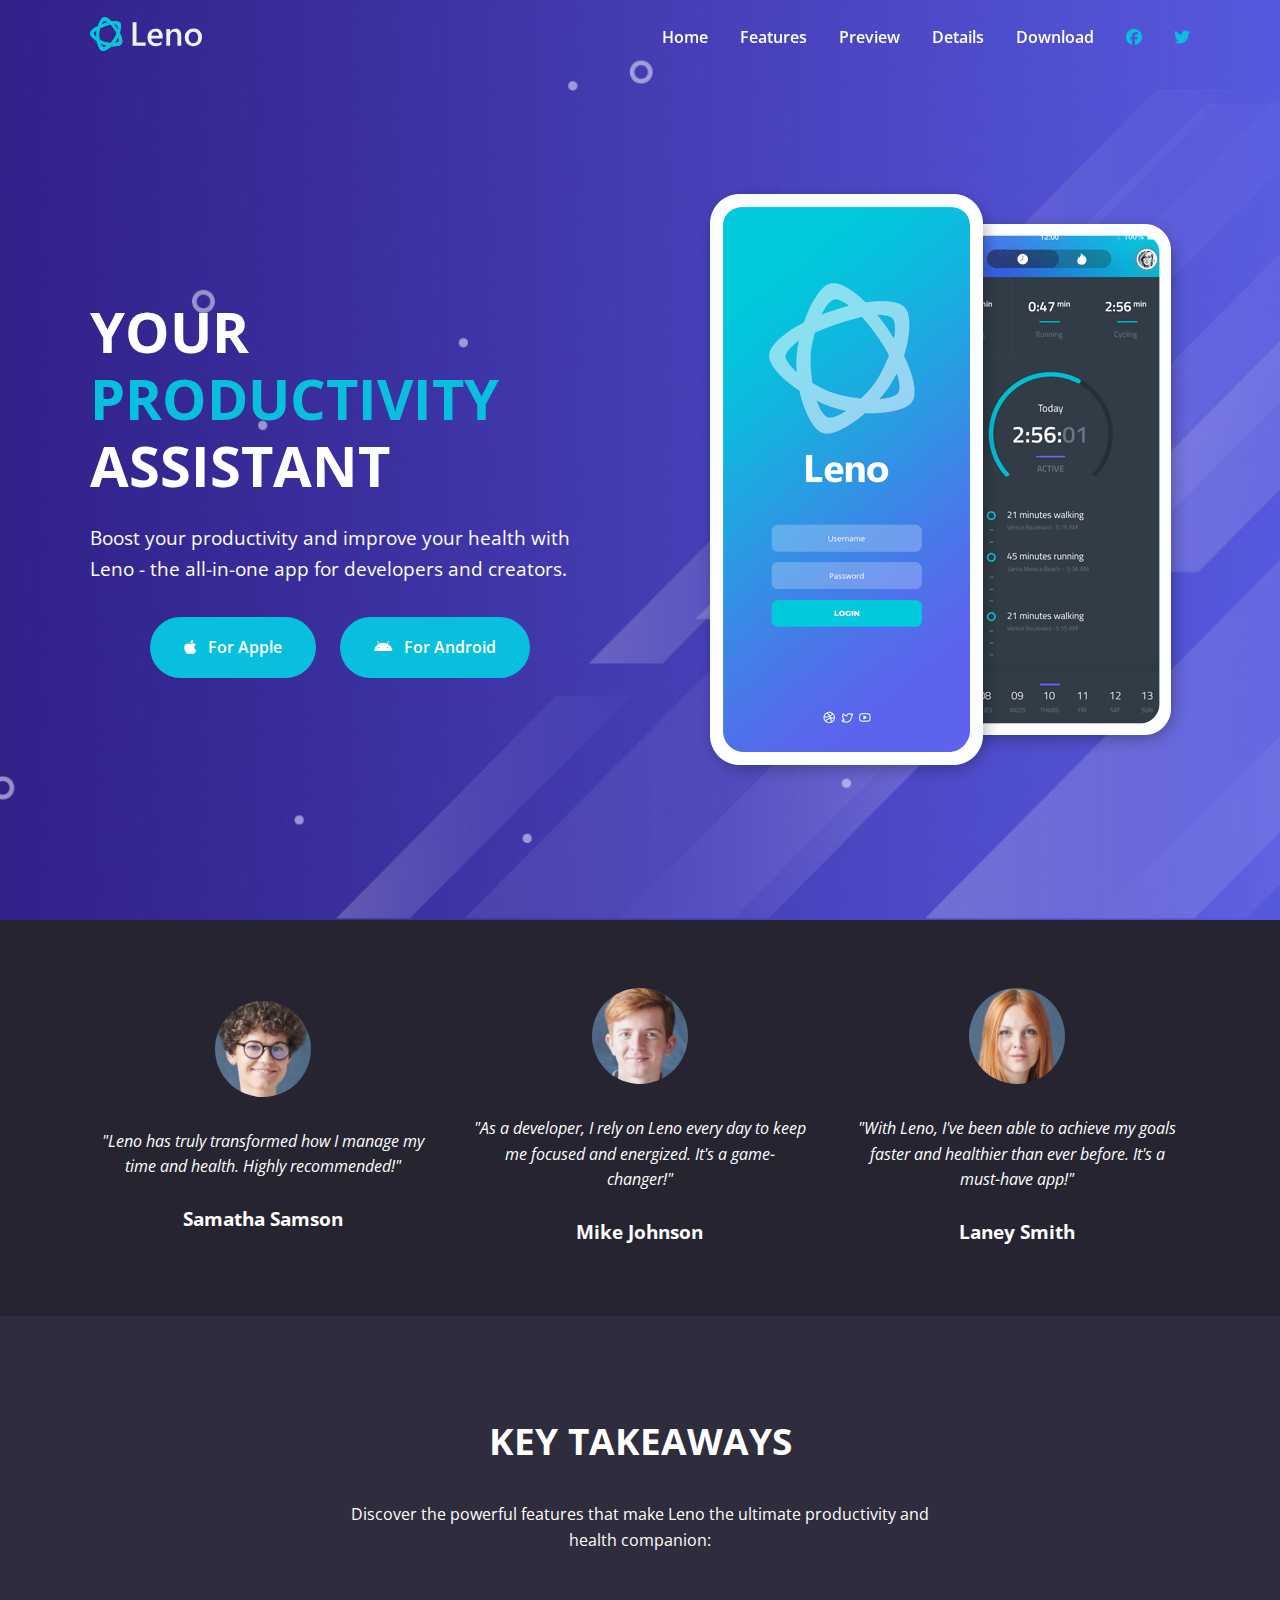
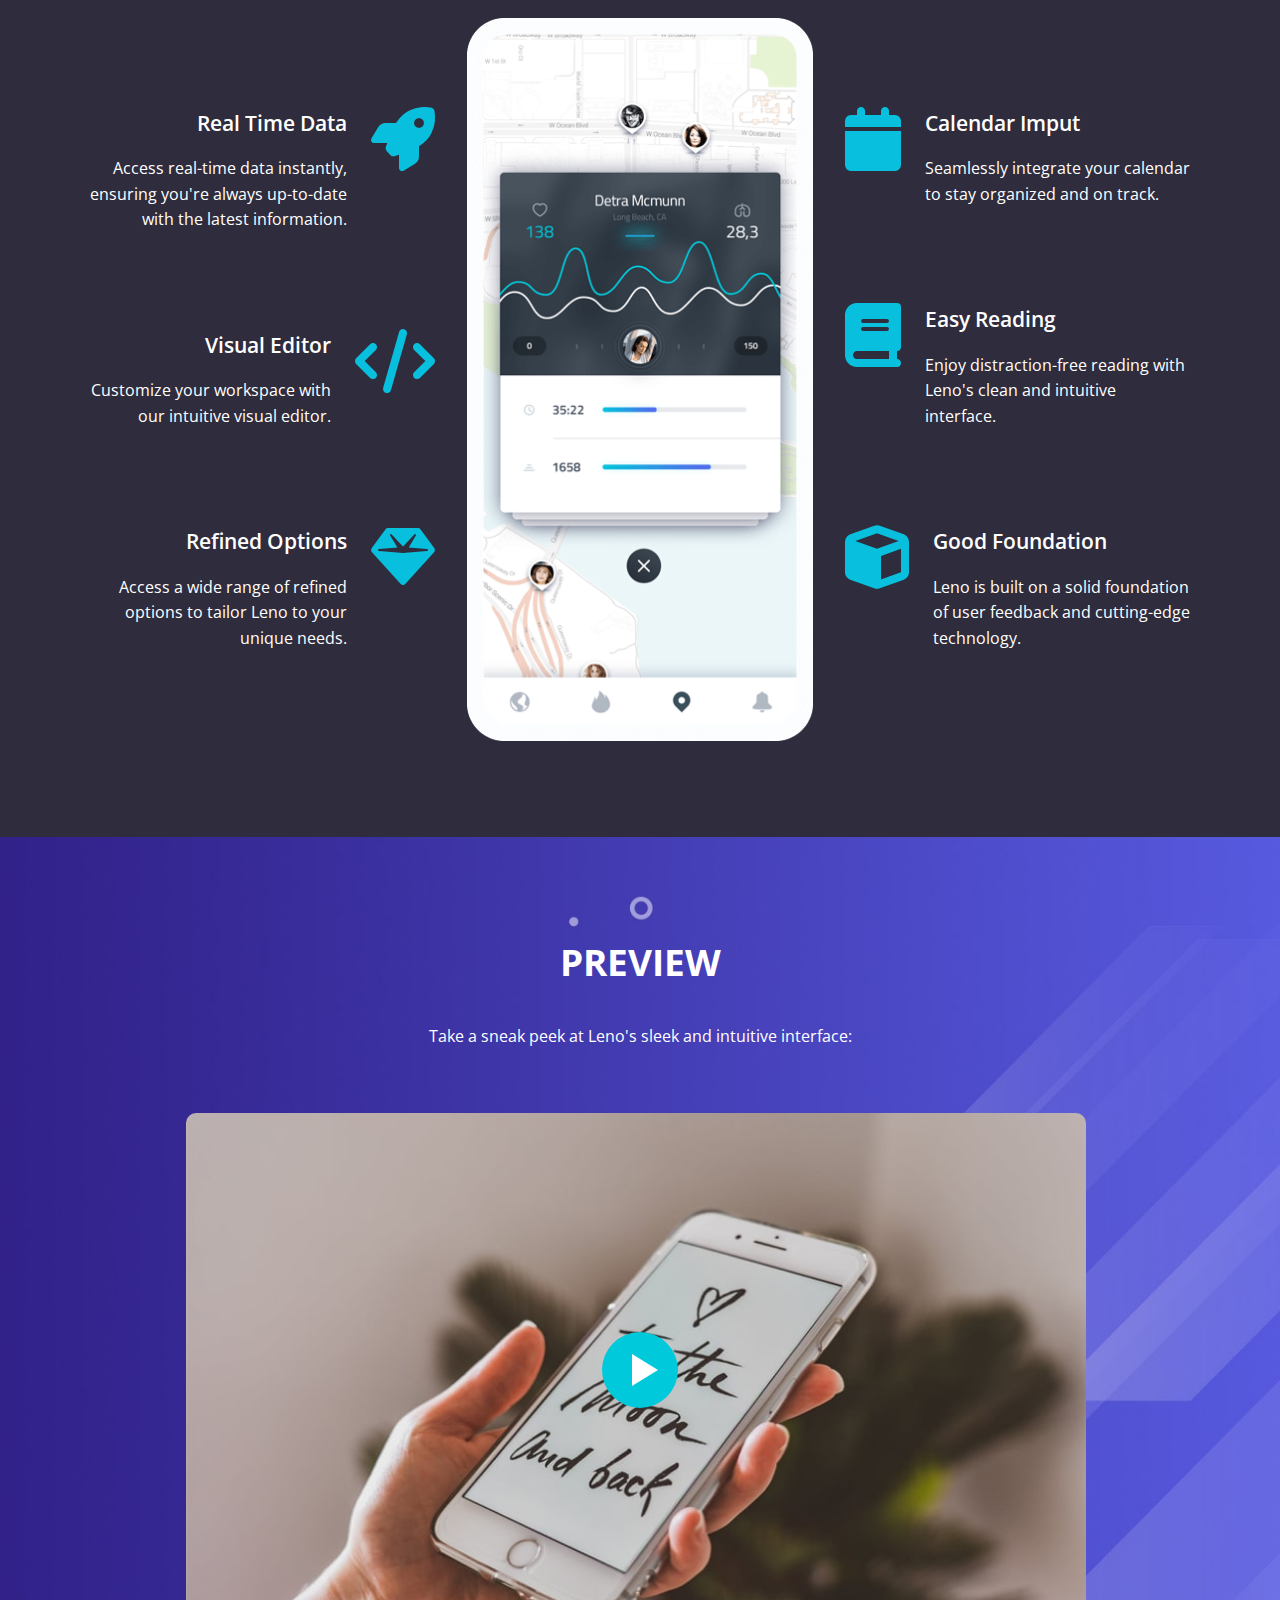
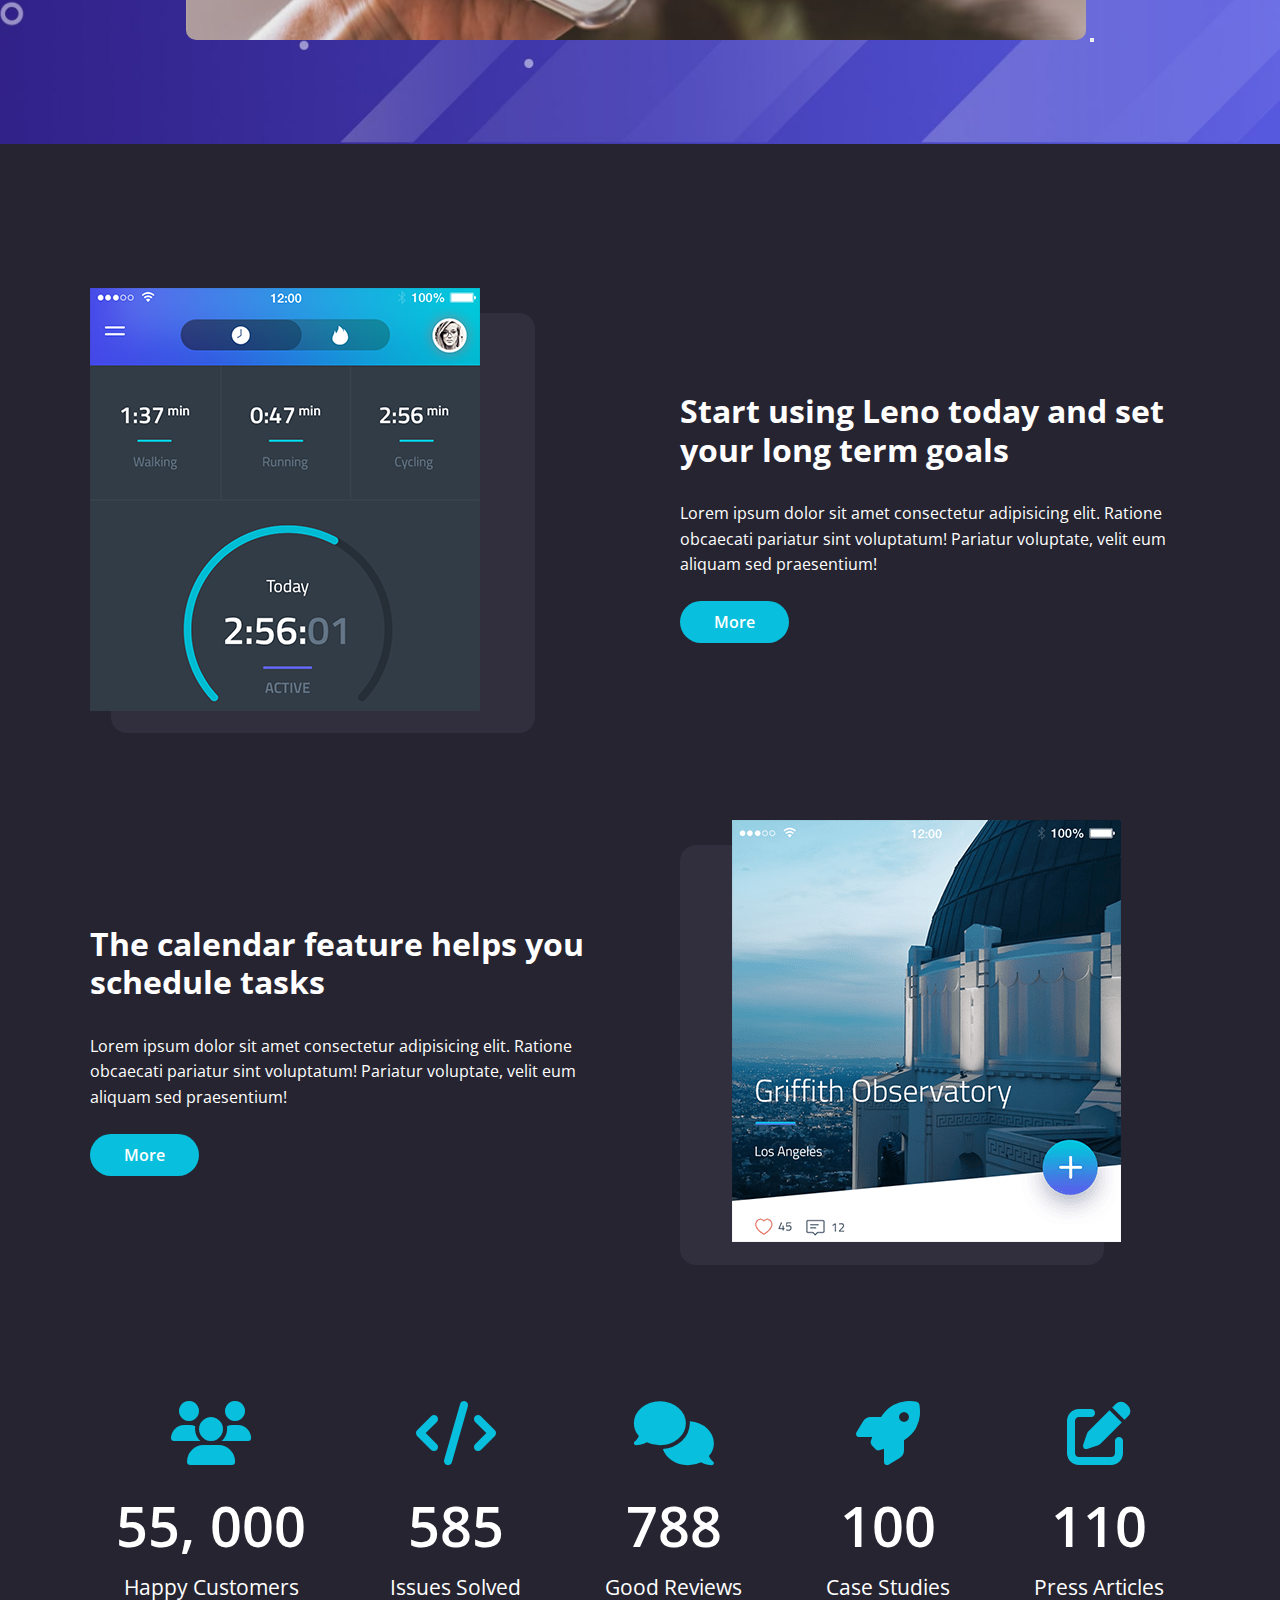
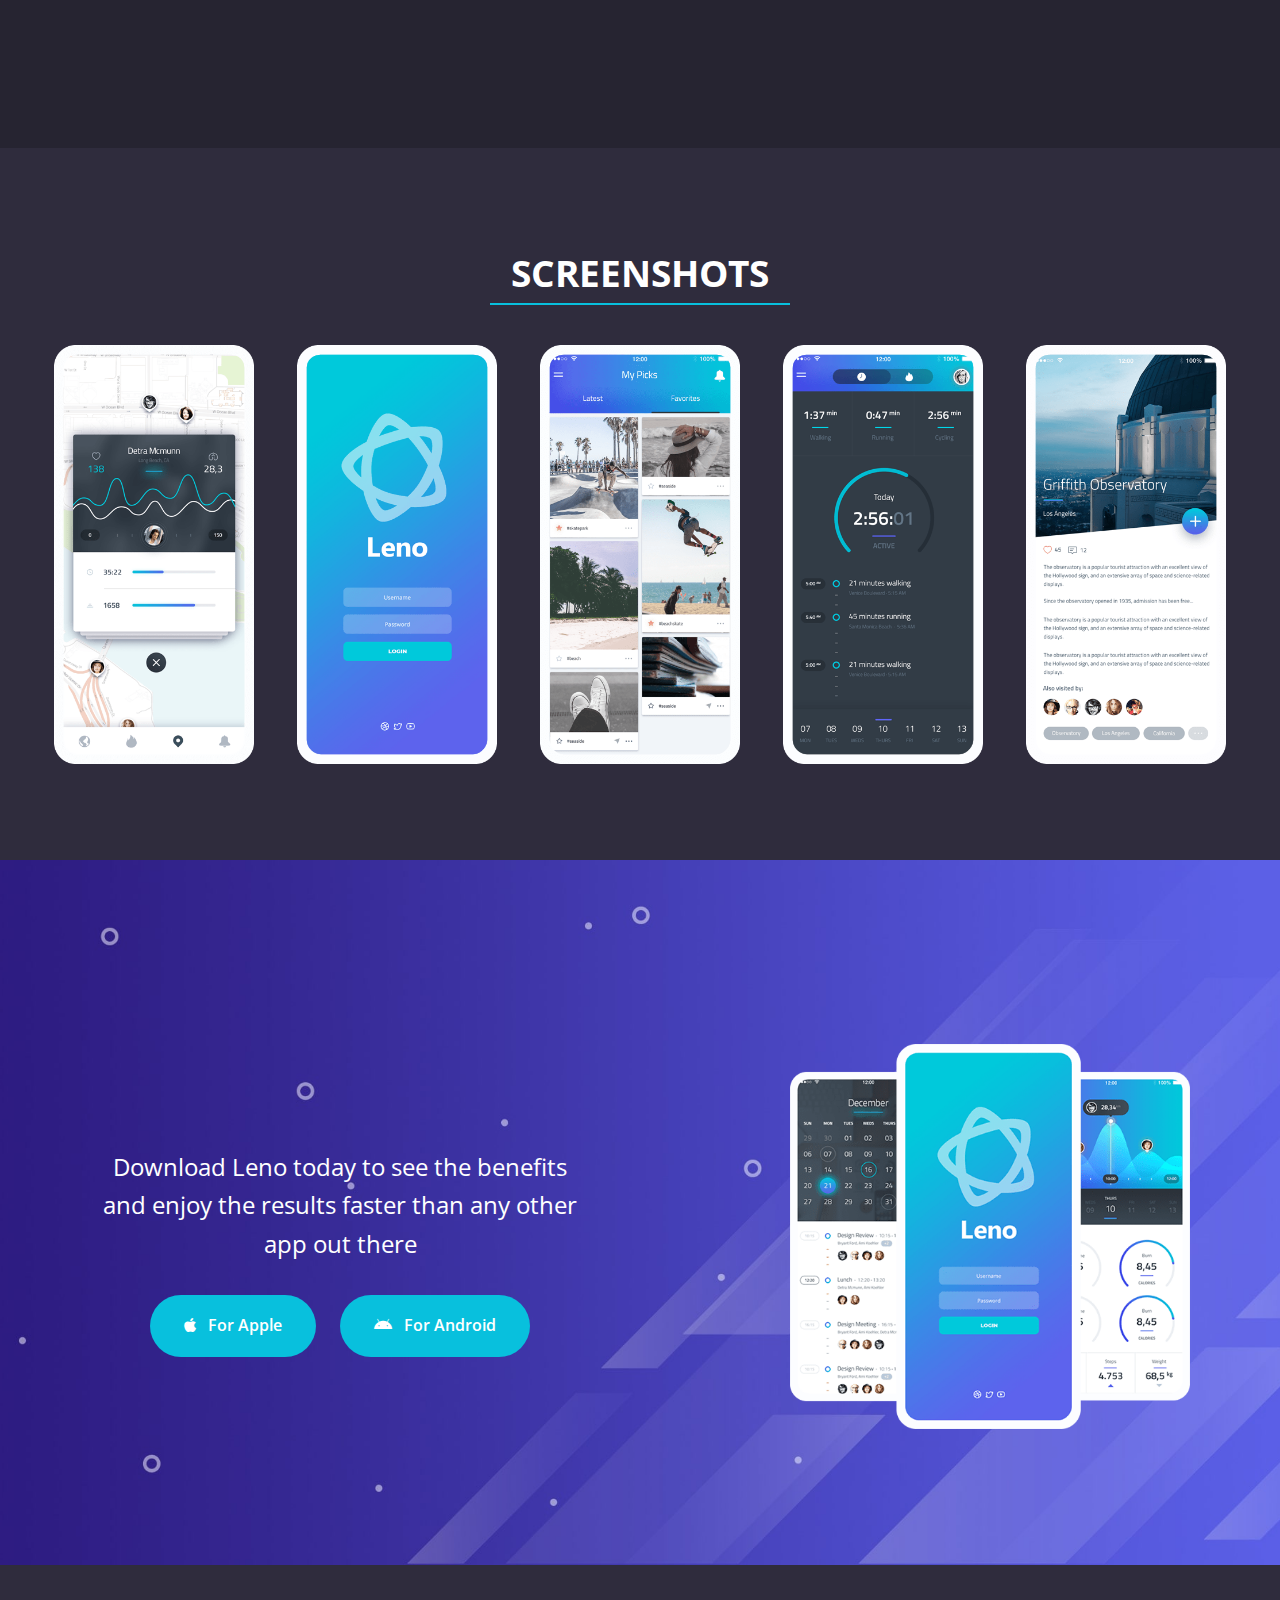
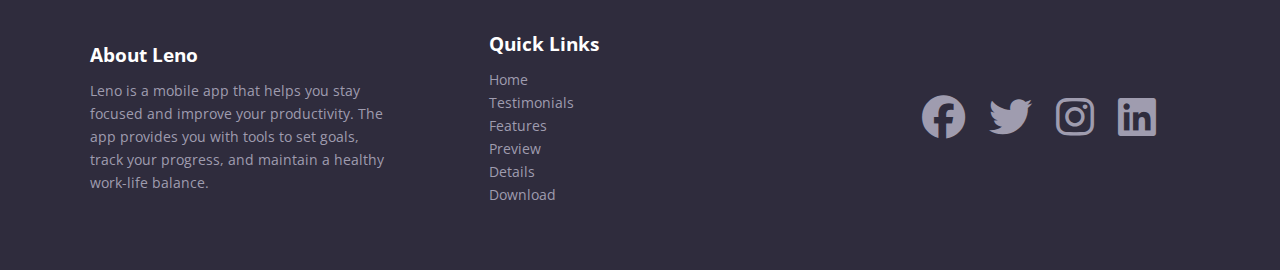
<file: index.html>
<!DOCTYPE html>
<html lang="en">
  <head>
    <meta charset="UTF-8" />
    <meta name="viewport" content="width=device-width, initial-scale=1.0" />
    <link rel="preconnect" href="https://fonts.googleapis.com" />
    <link rel="preconnect" href="https://fonts.gstatic.com" crossorigin />
    <link rel="stylesheet" href="https://cdnjs.cloudflare.com/ajax/libs/font-awesome/6.7.2/css/all.min.css" integrity="sha512-Evv84Mr4kqVGRNSgIGL/F/aIDqQb7xQ2vcrdIwxfjThSH8CSR7PBEakCr51Ck+w+/U6swU2Im1vVX0SVk9ABhg==" crossorigin="anonymous" referrerpolicy="no-referrer" />
    <link href="https://fonts.googleapis.com/css2?family=Open+Sans:ital,wght@0,300..800;1,300..800&display=swap" rel="stylesheet" />
    <link rel="stylesheet" href="./css/styles.css" />
    <link rel="icon" href="./images/favicon.png" />
    <title>Leno App | Health & Productivity</title>
  </head>
  <body>
    <!-- BEM -->
    <navbar class="navbar">
      <div class="navbar__container container">
        <div class="navbar__logo">
          <a href="#" class="navbar__logo-link"> <img src="./images/logo.svg" alt="Leno" /> </a>
        </div>
        <div class="navbar__menu">
          <ul class="navbar__menu-list">
            <li class="navbar__menu-item">
              <a href="#" class="navbar__menu-link">Home</a>
            </li>
            <li class="navbar__menu-item">
              <a href="#features" class="navbar__menu-link">Features</a>
            </li>
            <li class="navbar__menu-item">
              <a href="#preview" class="navbar__menu-link">Preview</a>
            </li>
            <li class="navbar__menu-item">
              <a href="#details" class="navbar__menu-link">Details</a>
            </li>
            <li class="navbar__menu-item">
              <a href="#download" class="navbar__menu-link">Download</a>
            </li>
            <li class="navbar__menu-item">
              <a href="#" class="navbar__menu-link--primary">
                <i class="fa-brands fa-facebook"></i>
              </a>
            </li>

            <li class="navbar__menu-item">
              <a href="#" class="navbar__menu-link--primary">
                <i class="fa-brands fa-twitter"></i>
              </a>
            </li>
          </ul>
        </div>
        <!-- Mobile Menu & Hamburger Icon -->
        <div class="navbar__mobile-menu">
          <div class="navbar__mobile-menu-toggle">
            <i class="fas fa-bars fa-2x"></i>
          </div>
          <!-- Mobile Menu Items -->
          <div class="navbar__mobile-menu-items">
            <ul class="navbar__mobile-menu-list">
              <li class="navbar__mobile-menu-item">
                <a href="index.html" class="navbar__mobile-menu-link">Home</a>
              </li>
              <li class="navbar__mobile-menu-item">
                <a href="index.html#features" class="navbar__mobile-menu-link">Features</a>
              </li>
              <li class="navbar__mobile-menu-item">
                <a href="index.html#preview" class="navbar__mobile-menu-link">Preview</a>
              </li>
              <li class="navbar__mobile-menu-item">
                <a href="index.html#details" class="navbar__mobile-menu-link">Details</a>
              </li>
              <li class="navbar__mobile-menu-item">
                <a href="index.html#download" class="navbar__mobile-menu-link">Download</a>
              </li>
              <li class="navbar__mobile-menu-item">
                <a href="#" class="navbar__mobile-menu-link--primary">
                  <i class="fa-brands fa-facebook"></i>
                </a>
              </li>

              <li class="navbar__mobile-menu-item">
                <a href="#" class="navbar__mobile-menu-link--primary">
                  <i class="fa-brands fa-twitter"></i>
                </a>
              </li>
            </ul>
          </div>
        </div>
      </div>
    </navbar>

    <!-- Hero -->
    <header class="hero">
      <div class="hero__container container">
        <div class="hero__content">
          <h1 class="hero__title">
            Your
            <span class="hero__title--primary">productivity</span>
            assistant
          </h1>
          <p class="hero__description">Boost your productivity and improve your health with Leno - the all-in-one app for developers and creators.</p>
          <div class="hero__buttons">
            <a href="#download" class="hero__button btn"> <i class="fa-brands fa-apple"></i> For Apple </a>
            <a href="#download" class="hero__button btn"> <i class="fa-brands fa-android"></i> For Android </a>
          </div>
        </div>
        <div class="hero__image">
          <img src="./images/header-smartphones.png" alt="Leno App" />
        </div>
      </div>
    </header>

    <!-- Testimonials -->
    <section class="testimonials" id="testimonials">
      <div class="testimonials__container container">
        <div class="testimonials__card">
          <div class="testimonials__image">
            <img src="./images/testimonial-1.jpg" alt="Testimonial 1" />
          </div>
          <div class="testimonials__card-content">
            <p class="testimonials__card-text">"Leno has truly transformed how I manage my time and health. Highly recommended!"</p>
            <h3 class="testimonials__card-title">Samatha Samson</h3>
          </div>
        </div>
        <div class="testimonials__card">
          <div class="testimonials__image">
            <img src="./images/testimonial-2.jpg" alt="Testimonial 2" />
          </div>
          <div class="testimonials__card-content">
            <p class="testimonials__card-text">"As a developer, I rely on Leno every day to keep me focused and energized. It's a game-changer!"</p>
            <h3 class="testimonials__card-title">Mike Johnson</h3>
          </div>
        </div>
        <div class="testimonials__card">
          <div class="testimonials__image">
            <img src="./images/testimonial-3.jpg" alt="Testimonial 3" />
          </div>
          <div class="testimonials__card-content">
            <p class="testimonials__card-text">"With Leno, I've been able to achieve my goals faster and healthier than ever before. It's a must-have app!"</p>
            <h3 class="testimonials__card-title">Laney Smith</h3>
          </div>
        </div>
      </div>
    </section>

    <!-- Features -->
    <section class="features" id="features">
      <div class="features__container container">
        <div class="features__content">
          <h2 class="features__title">Key Takeaways</h2>
          <p class="features__description">Discover the powerful features that make Leno the ultimate productivity and health companion:</p>
          <div class="features__grid">
            <!-- Grid Column 1 -->
            <div class="features__grid-column features__grid-column-left">
              <!-- Grid Item 1 -->
              <div class="features__grid-item">
                <div class="features__grid-item-text">
                  <h4 class="features__grid-item-text-title">Real Time Data</h4>
                  <p class="features__grid-item-text-description">Access real-time data instantly, ensuring you're always up-to-date with the latest information.</p>
                </div>
                <div class="features__grid-item-icon">
                  <i class="fas fa-rocket fa-4x"></i>
                </div>
              </div>
              <!-- Grid Item 2 -->
              <div class="features__grid-item">
                <div class="features__grid-item-text">
                  <h4 class="features__grid-item-text-title">Visual Editor</h4>
                  <p class="features__grid-item-text-description">Customize your workspace with our intuitive visual editor.</p>
                </div>
                <div class="features__grid-item-icon">
                  <i class="fas fa-code fa-4x"></i>
                </div>
              </div>
              <!-- Grid Item 3 -->
              <div class="features__grid-item">
                <div class="features__grid-item-text">
                  <h4 class="features__grid-item-text-title">Refined Options</h4>
                  <p class="features__grid-item-text-description">Access a wide range of refined options to tailor Leno to your unique needs.</p>
                </div>
                <div class="features__grid-item-icon">
                  <i class="fas fa-gem fa-4x"></i>
                </div>
              </div>
            </div>

            <!-- Grid Column 2 -->
            <div class="features__grid-column features__grid-column-center">
              <img src="./images/features-smartphone-1.png" alt="Smartphone Image" />
            </div>

            <!-- Grid Column 3 -->
            <div class="features__grid-column features__grid-column-right">
              <!-- Grid Item 1 -->
              <div class="features__grid-item">
                <div class="features__grid-item-text">
                  <h4 class="features__grid-item-text-title">Calendar Imput</h4>
                  <p class="features__grid-item-text-description">Seamlessly integrate your calendar to stay organized and on track.</p>
                </div>
                <div class="features__grid-item-icon">
                  <i class="fas fa-calendar fa-4x"></i>
                </div>
              </div>
              <!-- Grid Item 2 -->
              <div class="features__grid-item">
                <div class="features__grid-item-text">
                  <h4 class="features__grid-item-text-title">Easy Reading</h4>
                  <p class="features__grid-item-text-description">Enjoy distraction-free reading with Leno's clean and intuitive interface.</p>
                </div>
                <div class="features__grid-item-icon">
                  <i class="fas fa-book fa-4x"></i>
                </div>
              </div>
              <!-- Grid Item 3 -->
              <div class="features__grid-item">
                <div class="features__grid-item-text">
                  <h4 class="features__grid-item-text-title">Good Foundation</h4>
                  <p class="features__grid-item-text-description">Leno is built on a solid foundation of user feedback and cutting-edge technology.</p>
                </div>
                <div class="features__grid-item-icon">
                  <i class="fas fa-cube fa-4x"></i>
                </div>
              </div>
            </div>
          </div>
        </div>
      </div>
    </section>

    <!-- Modal -->

    <div class="modal" id="videoModal">
      <div class="modal__content">
        <span class="modal__close-button">&times;</span>
        <iframe src="" frameborder="0" id="videoPlayer" width="560" height="315" frameborder="0" allowfullscreen></iframe>
      </div>
    </div>

    <!-- Preview -->
    <section class="preview" id="preview">
      <div class="preview__container container">
        <div class="preview__content">
          <h2 class="preview__title">Preview</h2>
          <p class="preview__description">Take a sneak peek at Leno's sleek and intuitive interface:</p>
        </div>
        <div class="preview__image-container">
          <div class="preview__video-wrapper">
            <img src="./images/video-frame.jpg" alt="preview" />
            <button class="preview__video-button">
              <span class="preview__video-play-button">
                <span></span>
              </span>
            </button>
          </div>
        </div>
      </div>
    </section>

    <!-- Details -->
    <section class="details" id="details">
      <div class="details__container container">
        <div class="details__grid">
          <!-- Grid Item 1 -->
          <div class="details__grid-image">
            <img src="./images/details-1.png" alt="Leno App" />
          </div>
          <!-- Grid Item 2 -->
          <div class="details__grid-content">
            <h3 class="details__grid-heading">Start using Leno today and set your long term goals</h3>
            <p class="details__grid-description">Lorem ipsum dolor sit amet consectetur adipisicing elit. Ratione obcaecati pariatur sint voluptatum! Pariatur voluptate, velit eum aliquam sed praesentium!</p>
            <a href="details.html" class="details__grid-button btn">More</a>
          </div>
          <!-- Grid Item 3 -->
          <div class="details__grid-content">
            <h3 class="details__grid-heading">The calendar feature helps you schedule tasks</h3>
            <p class="details__grid-description">Lorem ipsum dolor sit amet consectetur adipisicing elit. Ratione obcaecati pariatur sint voluptatum! Pariatur voluptate, velit eum aliquam sed praesentium!</p>
            <a href="details.html" class="details__grid-button btn">More</a>
          </div>
          <!-- Grid Item 4 -->
          <div class="details__grid-image">
            <img src="./images/details-2.png" alt="Leno App" />
          </div>
        </div>
        <!-- Icons -->
        <div class="details__icons">
          <div class="details__icons-item">
            <i class="fas fa-users fa-4x"></i>
            <div class="details__icons-amount">55, 000</div>
            <h4 class="details__icons-title">Happy Customers</h4>
          </div>
          <div class="details__icons-item">
            <i class="fas fa-code fa-4x"></i>
            <div class="details__icons-amount">585</div>
            <h4 class="details__icons-title">Issues Solved</h4>
          </div>
          <div class="details__icons-item">
            <i class="fas fa-comments fa-4x"></i>
            <div class="details__icons-amount">788</div>
            <h4 class="details__icons-title">Good Reviews</h4>
          </div>
          <div class="details__icons-item">
            <i class="fas fa-rocket fa-4x"></i>
            <div class="details__icons-amount">100</div>
            <h4 class="details__icons-title">Case Studies</h4>
          </div>
          <div class="details__icons-item">
            <i class="fas fa-edit fa-4x"></i>
            <div class="details__icons-amount">110</div>
            <h4 class="details__icons-title">Press Articles</h4>
          </div>
        </div>
      </div>
    </section>
    <!-- Screenshots -->
    <section class="screenshots" id="screenshots">
      <div class="screenshots__container container">
        <div class="screenshots__content">
          <h2 class="screenshots__title">Screenshots</h2>
          <div class="screenshots__images">
            <img src="./images/screenshot-1.png" alt="Sreenshot" />
            <img src="./images/screenshot-2.png" alt="Sreenshot" />
            <img src="./images/screenshot-3.png" alt="Sreenshot" />
            <img src="./images/screenshot-4.png" alt="Sreenshot" />
            <img src="./images/screenshot-5.png" alt="Sreenshot" />
          </div>
        </div>
      </div>
    </section>

    <!-- Download -->
    <section class="download" id="download">
      <div class="download__container container">
        <div class="download__content">
          <p class="download__description">Download Leno today to see the benefits and enjoy the results faster than any other app out there</p>
          <div class="download__buttons">
            <a href="details.html" class="download__button btn"> <i class="fa-brands fa-apple"></i> For Apple </a>
            <a href="details.html" class="download__button btn"> <i class="fa-brands fa-android"></i> For Android </a>
          </div>
        </div>
        <div class="download__image">
          <img src="./images/download.png" alt="Download" />
        </div>
      </div>
    </section>

    <!-- Footer -->
    <footer class="footer">
      <div class="footer__container container">
        <div class="footer__about">
          <h4 class="footer__title">About Leno</h4>
          <p class="footer__description">Leno is a mobile app that helps you stay focused and improve your productivity. The app provides you with tools to set goals, track your progress, and maintain a healthy work-life balance.</p>
        </div>
        <div class="footer__links">
          <h4 class="footer__title">Quick Links</h4>
          <ul class="footer__links-list">
            <li class="footer__links-list-item">
              <a href="#" class="footer__links-link"> Home </a>
            </li>
            <li class="footer__links-list-item">
              <a href="index.html#testimonials" class="footer__links-link"> Testimonials </a>
            </li>
            <li class="footer__links-list-item">
              <a href="index.html#features" class="footer__links-link"> Features </a>
            </li>
            <li class="footer__links-list-item">
              <a href="index.html#preview" class="footer__links-link"> Preview </a>
            </li>
            <li class="footer__links-list-item">
              <a href="index.html#details" class="footer__links-link"> Details </a>
            </li>
            <li class="footer__links-list-item">
              <a href="index.html#download" class="footer__links-link"> Download </a>
            </li>
          </ul>
        </div>

        <div class="footer__social">
          <a href="#" class="footer__social-link">
            <i class="fa-brands fa-facebook fa-3x"></i>
          </a>
          <a href="#" class="footer__social-link">
            <i class="fa-brands fa-twitter fa-3x"></i>
          </a>
          <a href="#" class="footer__social-link">
            <i class="fa-brands fa-instagram fa-3x"></i>
          </a>
          <a href="#" class="footer__social-link">
            <i class="fa-brands fa-linkedin fa-3x"></i>
          </a>
        </div>
      </div>
    </footer>
    <script src="./js/script.js"></script>
  </body>
</html>
</file>
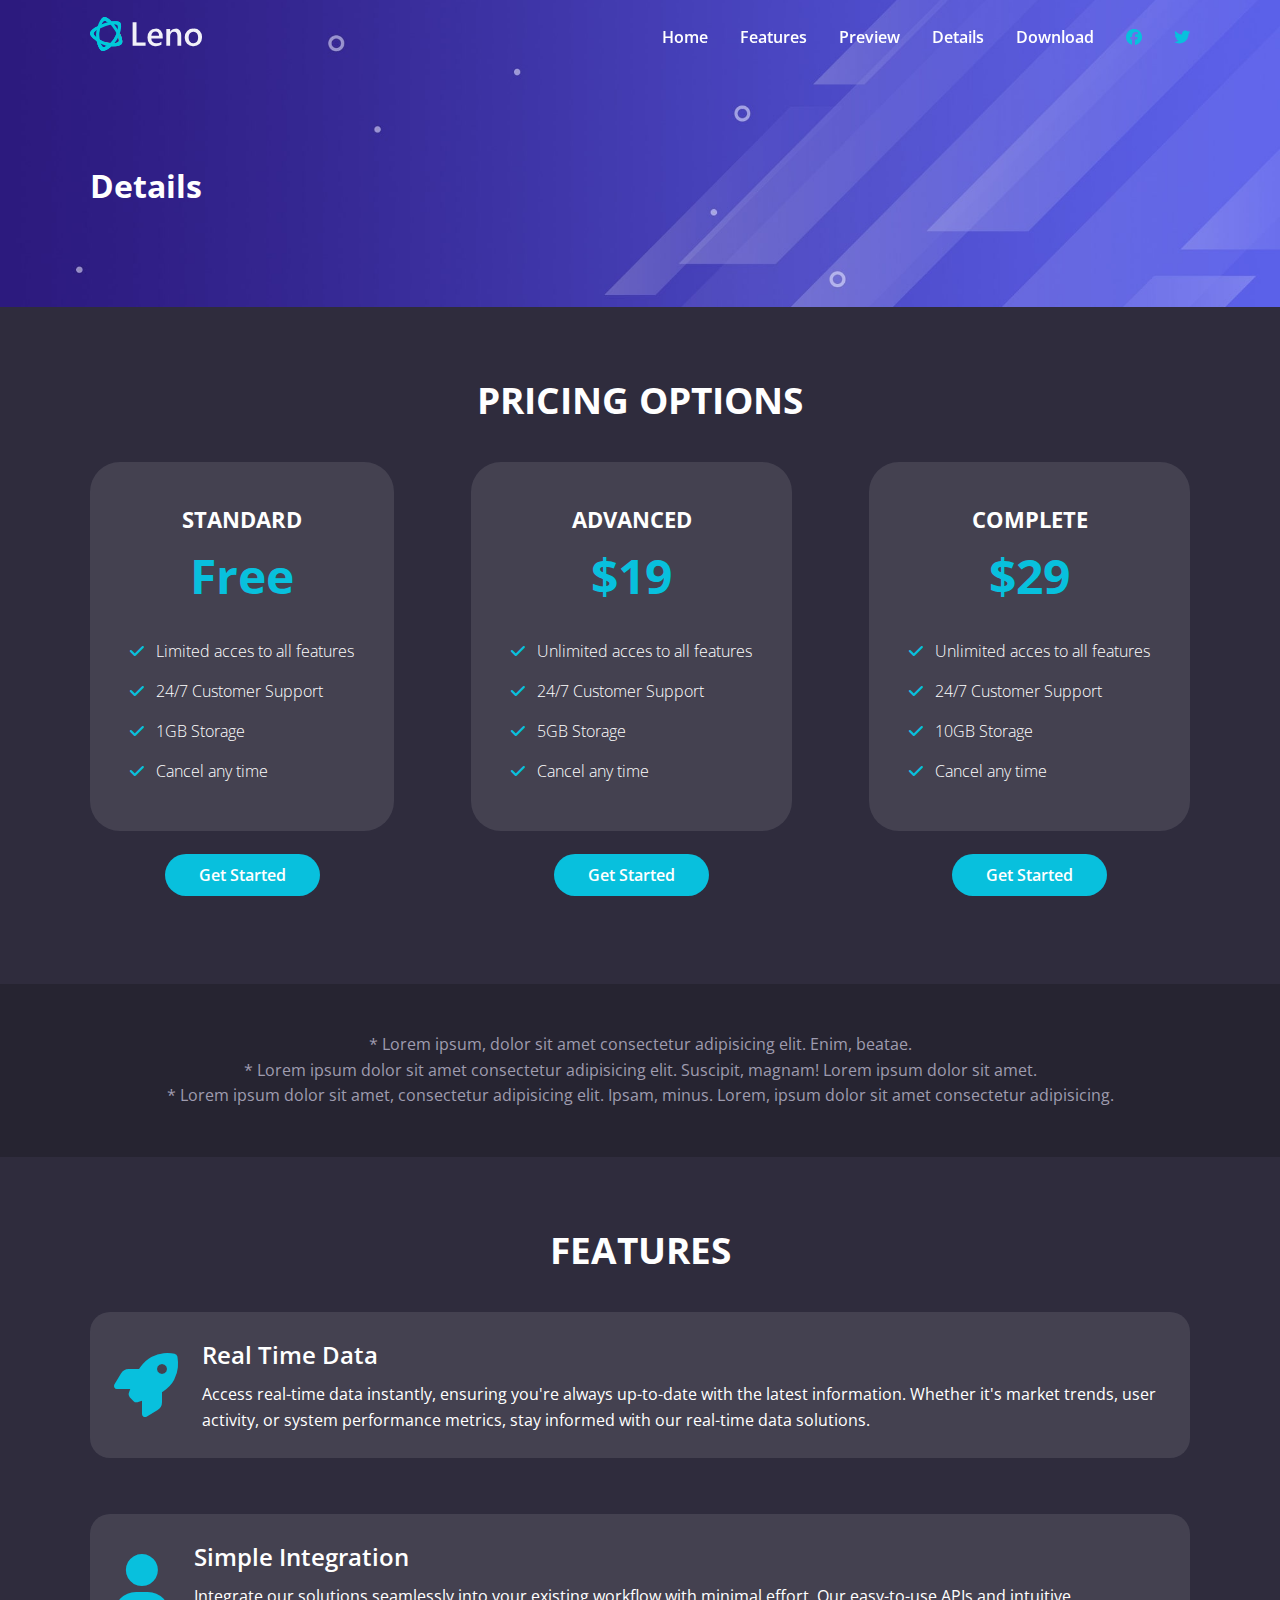
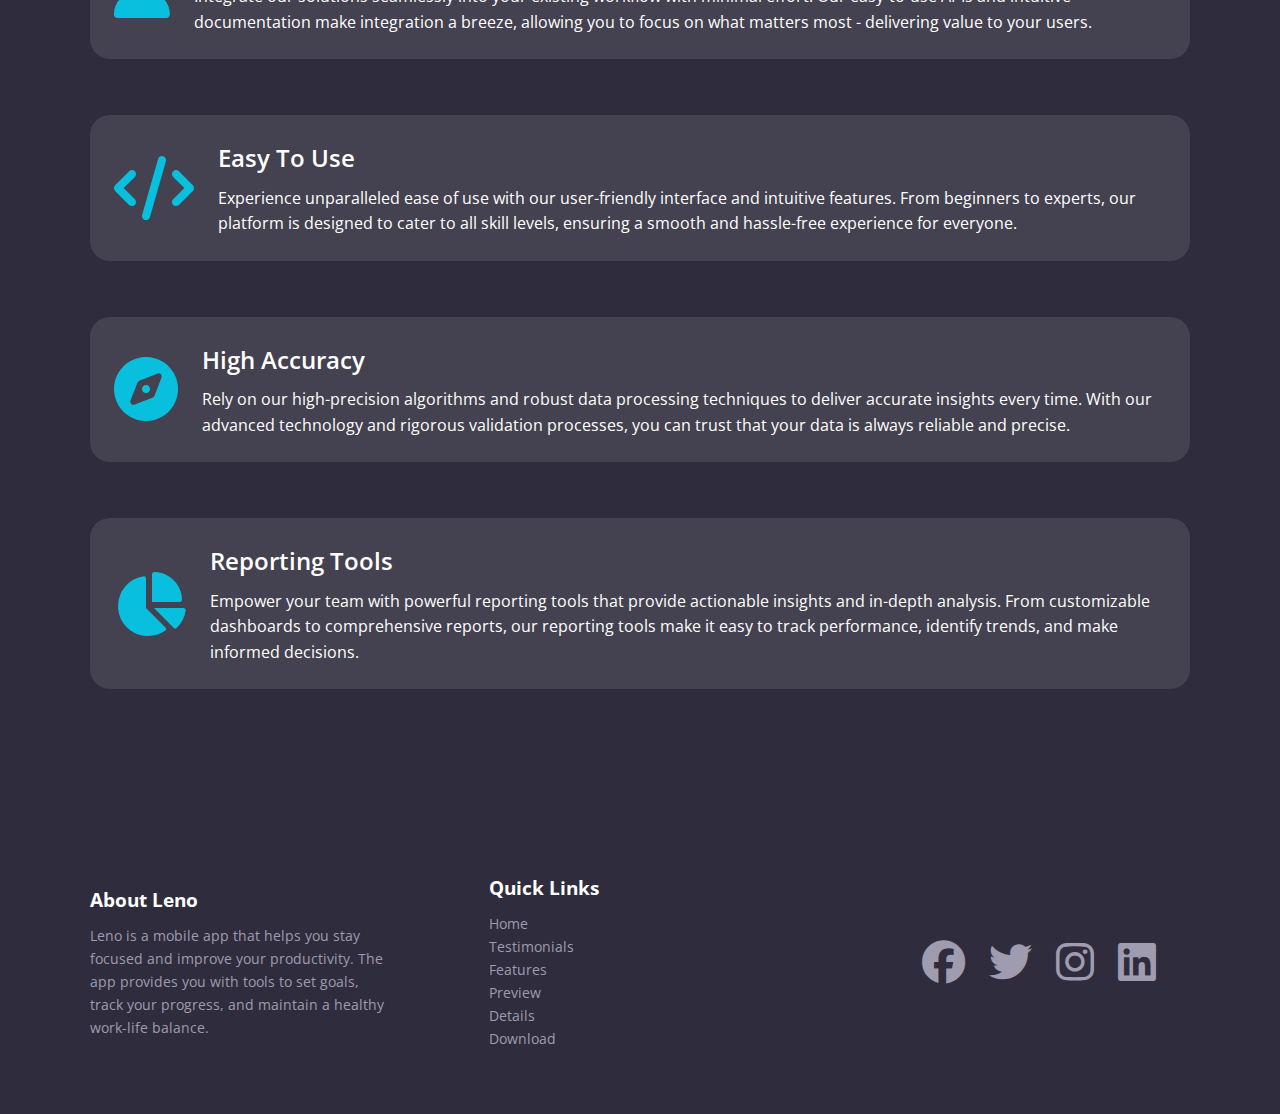
<file: details.html>
<!DOCTYPE html>
<html lang="en">
  <head>
    <meta charset="UTF-8" />
    <meta name="viewport" content="width=device-width, initial-scale=1.0" />
    <link rel="preconnect" href="https://fonts.googleapis.com" />
    <link rel="preconnect" href="https://fonts.gstatic.com" crossorigin />
    <link rel="stylesheet" href="https://cdnjs.cloudflare.com/ajax/libs/font-awesome/6.7.2/css/all.min.css" integrity="sha512-Evv84Mr4kqVGRNSgIGL/F/aIDqQb7xQ2vcrdIwxfjThSH8CSR7PBEakCr51Ck+w+/U6swU2Im1vVX0SVk9ABhg==" crossorigin="anonymous" referrerpolicy="no-referrer" />
    <link href="https://fonts.googleapis.com/css2?family=Open+Sans:ital,wght@0,300..800;1,300..800&display=swap" rel="stylesheet" />
    <link rel="stylesheet" href="./css/styles.css" />
    <link rel="icon" href="./images/favicon.png" />
    <title>Leno App | Health & Productivity</title>
  </head>
  <body>
    <!-- BEM -->
    <navbar class="navbar">
      <div class="navbar__container container">
        <div class="navbar__logo">
          <a href="#" class="navbar__logo-link"> <img src="./images/logo.svg" alt="Leno" /> </a>
        </div>
        <div class="navbar__menu">
          <ul class="navbar__menu-list">
            <li class="navbar__menu-item">
              <a href="index.html" class="navbar__menu-link">Home</a>
            </li>
            <li class="navbar__menu-item">
              <a href="index.html#features" class="navbar__menu-link">Features</a>
            </li>
            <li class="navbar__menu-item">
              <a href="index.html#preview" class="navbar__menu-link">Preview</a>
            </li>
            <li class="navbar__menu-item">
              <a href="index.html#details" class="navbar__menu-link">Details</a>
            </li>
            <li class="navbar__menu-item">
              <a href="index.html#download" class="navbar__menu-link">Download</a>
            </li>
            <li class="navbar__menu-item">
              <a href="#" class="navbar__menu-link--primary">
                <i class="fa-brands fa-facebook"></i>
              </a>
            </li>

            <li class="navbar__menu-item">
              <a href="#" class="navbar__menu-link--primary">
                <i class="fa-brands fa-twitter"></i>
              </a>
            </li>
          </ul>
        </div>
        <!-- Mobile Menu & Hamburger Icon -->
        <div class="navbar__mobile-menu">
          <div class="navbar__mobile-menu-toggle">
            <i class="fas fa-bars fa-2x"></i>
          </div>
          <!-- Mobile Menu Items -->
          <div class="navbar__mobile-menu-items">
            <ul class="navbar__mobile-menu-list">
              <li class="navbar__mobile-menu-item">
                <a href="index.html" class="navbar__mobile-menu-link">Home</a>
              </li>
              <li class="navbar__mobile-menu-item">
                <a href="index.html#features" class="navbar__mobile-menu-link">Features</a>
              </li>
              <li class="navbar__mobile-menu-item">
                <a href="index.html#preview" class="navbar__mobile-menu-link">Preview</a>
              </li>
              <li class="navbar__mobile-menu-item">
                <a href="index.html#details" class="navbar__mobile-menu-link">Details</a>
              </li>
              <li class="navbar__mobile-menu-item">
                <a href="index.html#download" class="navbar__mobile-menu-link">Download</a>
              </li>
              <li class="navbar__mobile-menu-item">
                <a href="#" class="navbar__mobile-menu-link--primary">
                  <i class="fa-brands fa-facebook"></i>
                </a>
              </li>

              <li class="navbar__mobile-menu-item">
                <a href="#" class="navbar__mobile-menu-link--primary">
                  <i class="fa-brands fa-twitter"></i>
                </a>
              </li>
            </ul>
          </div>
        </div>
      </div>
    </navbar>

    <!-- Inner Header -->
    <header class="inner-header">
      <div class="inner-header__container container">
        <h1 class="inner-header__title">Details</h1>
      </div>
    </header>

    <!-- Pricing Options -->
    <section class="pricing">
      <div class="pricing__container container">
        <h2 class="pricing__title">Pricing Options</h2>
        <div class="pricing__cards">
          <!-- Card 1 -->
          <div class="pricing__card">
            <div class="pricing__card-box">
              <h4 class="pricing__card-title">Standard</h4>
              <h3 class="pricing__card-price">Free</h3>
              <div class="pricing__card-body">
                <ul class="pricing__card-list">
                  <li class="pricing__card-item"><i class="fas fa-check"></i> Limited acces to all features</li>
                  <li class="pricing__card-item"><i class="fas fa-check"></i> 24/7 Customer Support</li>
                  <li class="pricing__card-item"><i class="fas fa-check"></i> 1GB Storage</li>
                  <li class="pricing__card-item"><i class="fas fa-check"></i> Cancel any time</li>
                </ul>
              </div>
            </div>
            <a href="" class="pricing__card-button btn">Get Started</a>
          </div>
          <!-- Card 2 -->
          <div class="pricing__card">
            <div class="pricing__card-box">
              <h4 class="pricing__card-title">Advanced</h4>
              <h3 class="pricing__card-price">$19</h3>
              <div class="pricing__card-body">
                <ul class="pricing__card-list">
                  <li class="pricing__card-item"><i class="fas fa-check"></i> Unlimited acces to all features</li>
                  <li class="pricing__card-item"><i class="fas fa-check"></i> 24/7 Customer Support</li>
                  <li class="pricing__card-item"><i class="fas fa-check"></i> 5GB Storage</li>
                  <li class="pricing__card-item"><i class="fas fa-check"></i> Cancel any time</li>
                </ul>
              </div>
            </div>
            <a href="" class="pricing__card-button btn">Get Started</a>
          </div>
          <!-- Card 3 -->
          <div class="pricing__card">
            <div class="pricing__card-box">
              <h4 class="pricing__card-title">Complete</h4>
              <h3 class="pricing__card-price">$29</h3>
              <div class="pricing__card-body">
                <ul class="pricing__card-list">
                  <li class="pricing__card-item"><i class="fas fa-check"></i> Unlimited acces to all features</li>
                  <li class="pricing__card-item"><i class="fas fa-check"></i> 24/7 Customer Support</li>
                  <li class="pricing__card-item"><i class="fas fa-check"></i> 10GB Storage</li>
                  <li class="pricing__card-item"><i class="fas fa-check"></i> Cancel any time</li>
                </ul>
              </div>
            </div>
            <a href="" class="pricing__card-button btn">Get Started</a>
          </div>
        </div>
      </div>
    </section>

    <!-- Pricing Notes -->
    <section class="pricing-notes">
      <div class="pricing-notes__container container">
        <p class="pricing-notes__text">* Lorem ipsum, dolor sit amet consectetur adipisicing elit. Enim, beatae.</p>
        <p class="pricing-notes__text">* Lorem ipsum dolor sit amet consectetur adipisicing elit. Suscipit, magnam! Lorem ipsum dolor sit amet.</p>
        <p class="pricing-notes__text">* Lorem ipsum dolor sit amet, consectetur adipisicing elit. Ipsam, minus. Lorem, ipsum dolor sit amet consectetur adipisicing.</p>
      </div>
    </section>

    <!-- Details Features -->
    <section class="details-features">
      <div class="details-features__container container">
        <h2 class="details-features__title">Features</h2>
        <div class="details-features__list">
          <!-- Item 1 -->
          <div class="details-features__list-item">
            <i class="fas fa-rocket fa-4x"></i>
            <div class="details-features__list-text">
              <h3 class="details-features__list-title">Real Time Data</h3>
              <p class="details-features__list-description">Access real-time data instantly, ensuring you're always up-to-date with the latest information. Whether it's market trends, user activity, or system performance metrics, stay informed with our real-time data solutions.</p>
            </div>
          </div>

          <!-- Item 2 -->
          <div class="details-features__list-item">
            <i class="fas fa-user fa-4x"></i>
            <div class="details-features__list-text">
              <h3 class="details-features__list-title">Simple Integration</h3>
              <p class="details-features__list-description">Integrate our solutions seamlessly into your existing workflow with minimal effort. Our easy-to-use APIs and intuitive documentation make integration a breeze, allowing you to focus on what matters most - delivering value to your users.</p>
            </div>
          </div>

          <!-- Item 3 -->
          <div class="details-features__list-item">
            <i class="fas fa-code fa-4x"></i>
            <div class="details-features__list-text">
              <h3 class="details-features__list-title">Easy To Use</h3>
              <p class="details-features__list-description">Experience unparalleled ease of use with our user-friendly interface and intuitive features. From beginners to experts, our platform is designed to cater to all skill levels, ensuring a smooth and hassle-free experience for everyone.</p>
            </div>
          </div>

          <!-- Item 4 -->
          <div class="details-features__list-item">
            <i class="fas fa-compass fa-4x"></i>
            <div class="details-features__list-text">
              <h3 class="details-features__list-title">High Accuracy</h3>
              <p class="details-features__list-description">Rely on our high-precision algorithms and robust data processing techniques to deliver accurate insights every time. With our advanced technology and rigorous validation processes, you can trust that your data is always reliable and precise.</p>
            </div>
          </div>

          <!-- Item 5 -->
          <div class="details-features__list-item">
            <i class="fas fa-chart-pie fa-4x"></i>
            <div class="details-features__list-text">
              <h3 class="details-features__list-title">Reporting Tools</h3>
              <p class="details-features__list-description">Empower your team with powerful reporting tools that provide actionable insights and in-depth analysis. From customizable dashboards to comprehensive reports, our reporting tools make it easy to track performance, identify trends, and make informed decisions.</p>
            </div>
          </div>
        </div>
      </div>
    </section>

    <!-- Footer -->
    <footer class="footer">
      <div class="footer__container container">
        <div class="footer__about">
          <h4 class="footer__title">About Leno</h4>
          <p class="footer__description">Leno is a mobile app that helps you stay focused and improve your productivity. The app provides you with tools to set goals, track your progress, and maintain a healthy work-life balance.</p>
        </div>
        <div class="footer__links">
          <h4 class="footer__title">Quick Links</h4>
          <ul class="footer__links-list">
            <li class="footer__links-list-item">
              <a href="#" class="footer__links-link"> Home </a>
            </li>
            <li class="footer__links-list-item">
              <a href="index.html#testimonials" class="footer__links-link"> Testimonials </a>
            </li>
            <li class="footer__links-list-item">
              <a href="index.html#features" class="footer__links-link"> Features </a>
            </li>
            <li class="footer__links-list-item">
              <a href="index.html#preview" class="footer__links-link"> Preview </a>
            </li>
            <li class="footer__links-list-item">
              <a href="index.html#details" class="footer__links-link"> Details </a>
            </li>
            <li class="footer__links-list-item">
              <a href="index.html#download" class="footer__links-link"> Download </a>
            </li>
          </ul>
        </div>

        <div class="footer__social">
          <a href="#" class="footer__social-link">
            <i class="fa-brands fa-facebook fa-3x"></i>
          </a>
          <a href="#" class="footer__social-link">
            <i class="fa-brands fa-twitter fa-3x"></i>
          </a>
          <a href="#" class="footer__social-link">
            <i class="fa-brands fa-instagram fa-3x"></i>
          </a>
          <a href="#" class="footer__social-link">
            <i class="fa-brands fa-linkedin fa-3x"></i>
          </a>
        </div>
      </div>
    </footer>
    <script src="./js/script.js"></script>
  </body>
</html>
</file>
<file: css/styles.css>
*,
*:before,
*:after {
  margin: 0;
  padding: 0;
  box-sizing: border-box;
}

:root {
  --primary-color: #08c0dd;
  --secondary-color: #262431;
  --tertiary-color: #2f2c3d;
}

html,
body {
  font-family: 'Open Sans', sans-serif;
  background: var(--secondary-color);
  color: #fff;
  line-height: 1.6;
  scroll-behavior: smooth;
}

a {
  color: #fff;
  text-decoration: none;
}

ul {
  list-style: none;
}

img {
  max-width: 100%;
}

/* Utility Classes */

.container {
  max-width: 1100px;
  margin: 0 auto;
}

.btn {
  padding: 0.5rem 2rem;
  background-color: var(--primary-color);
  border: 2px solid transparent;
  color: #fff;
  font-weight: 600;
  border-radius: 50px;
  transition: background-color 0.3s ease;
}

.btn:hover {
  background-color: var(--secondary-color);
  border-color: var(--primary-color);
}

/* Navbar */
.navbar {
  padding: 1rem 2rem;
  position: fixed;
  top: 0;
  right: 0;
  left: 0;
  z-index: 1000;
  background-color: transparent;
  transition: background-color 0.3s ease-in-out;
}

.navbar.navbar--scroll {
  background-color: rgba(38, 36, 49, 0.8);
  backdrop-filter: blur(10px);
}

.navbar__container {
  display: flex;
  justify-content: space-between;
  align-items: center;
}

.navbar__logo img {
  width: 112px;
  height: 36px;
}

.navbar__menu-list {
  display: flex;
  align-items: center;
  gap: 2rem;
  font-weight: 600;
}

.navbar__menu-link:hover,
.navbar__mobile-menu-link:hover {
  color: var(--primary-color);
}

.navbar__menu-link--primary,
.navbar__mobile-menu-link--primary {
  color: var(--primary-color);
}

.navbar__menu-link--primary:hover,
.navbar__mobile-menu-link--primary:hover {
  color: #fff;
}

/* Mobile Menu */
.navbar__mobile-menu {
  display: none;
  cursor: pointer;
}

.navbar__mobile-menu-items {
  position: absolute;
  top: 100%;
  left: 0;
  width: 100%;
  background: var(--secondary-color);
  opacity: 0.95;
  padding: 3rem 2rem;
  text-align: center;
  box-shadow: 0 2px 5px rgba(255, 255, 255, 0.1);
  border-top: 1px solid rgba(255, 255, 255, 0.1);
  transition: transform 0.3s ease-in-out;
}

.navbar__mobile-menu-list {
  display: flex;
  flex-direction: column;
  gap: 2rem;
  font-size: 1.2rem;
}

.navbar__mobile-menu-items {
  transform: translateX(100%); /*puts it off the screen -> use java and a class for it to put it on screen*/
}

.navbar__mobile-menu-items.active {
  transform: translateX(0);
}

/* Hero */
.hero {
  background: #000 url('../images/header-background.jpg') center center/cover no-repeat;
  padding: 11.5rem 2rem 8rem;
}

.hero__container {
  display: flex;
  justify-content: space-between;
  align-items: center;
  gap: 2rem;
}

.hero__content {
  max-width: 500px;
}

.hero__title {
  font-size: 3.5rem;
  text-transform: uppercase;
  font-weight: 700;
  line-height: 1.2;
}

.hero__title--primary {
  color: var(--primary-color);
}

.hero__description {
  margin-top: 1.5rem;
  font-size: 1.2rem;
  line-height: 1.6;
}

.hero__image img {
  max-width: 500px;
}

.hero__buttons {
  display: flex;
  align-items: center;
  justify-content: center;
  gap: 1.5rem;
  margin-top: 2rem;
}

.hero__button {
  padding: 1rem 2rem;
}

.hero__button i {
  margin-right: 0.5rem;
}

/* Testimonials */
.testimonials {
  padding: 4rem 2rem;
  text-align: center;
}

.testimonials__container {
  display: grid;
  grid-template-columns: repeat(3, 1fr);
  gap: 2rem;
  align-items: center;
  justify-content: center;
}

.testimonials__card {
  padding: 0.3rem;
}

.testimonials__image img {
  width: 96px;
  height: 96px;
  border-radius: 50%;
  margin-right: auto;
  margin-left: auto;
  margin-bottom: 1.5rem;
}

.testimonials__card-text {
  font-style: italic;
  margin-bottom: 1.5rem;
}

/* Features */
.features {
  background-color: var(--tertiary-color);
  padding: 6rem 2rem;
}

.features__container {
  text-align: center;
}

.features__title {
  font-size: 2.3rem;
  margin-bottom: 2rem;
  text-transform: uppercase;
}

.features__description {
  max-width: 600px;
  margin: 1rem auto 4rem;
}

.features__grid {
  display: grid;
  grid-template-columns: repeat(3, 1fr);
  gap: 2rem;
}

.features__grid-column {
  display: flex;
  flex-direction: column;
  align-items: center;
  justify-content: center;
  gap: 6rem;
}

.features__grid-item {
  display: flex;
  align-items: start;
  justify-content: start;
  text-align: right;
  gap: 1.5rem;
}

.features__grid-item-text-title {
  font-size: 1.3rem;
  font-weight: 600;
  margin-bottom: 1rem;
}

.featuers__grid-item-icon {
  margin-top: 2rem;
}

.features__grid-item-icon i {
  color: var(--primary-color);
}

.features__grid-column-right .features__grid-item {
  flex-direction: row-reverse;
  text-align: left;
}

/* Preview */
.preview {
  background: url(../images/video-background.jpg) center center/cover no-repeat;
}

.preview__container {
  padding: 6rem 2rem;
  text-align: center;
}

.preview__title {
  font-size: 2.3rem;
  margin-bottom: 2rem;
  text-transform: uppercase;
}

.preview__description {
  max-width: 600px;
  margin: 1rem auto 4rem;
}

.preview__video-wrapper {
  position: relative;
}

.preview__video-wrapper img {
  width: 100%;
  max-width: 900px;
  border-radius: 10px;
}

/* Play Button Container */
.preview__video-play-button {
  position: absolute;
  top: 48%;
  left: 50%;
  transform: translateX(-50%) translateY(-50%);
  z-index: 10;
  display: block;
  box-sizing: content-box;
  width: 2rem;
  height: 2.75rem;
  border-radius: 50%;
  cursor: pointer;
  padding: 1.25rem 1.25rem 1.25rem 1.75rem;
}

/* Play Button Circle */
.preview__video-play-button::after {
  content: '';
  position: absolute;
  top: 50%;
  left: 50%;
  transform: translateX(-50%) translateY(-50%);
  z-index: 1;
  background: #00c9db;
  height: 4.375rem;
  width: 4.375rem;
  border-radius: 50%;
  display: block;
  transition: all 200ms;
}

/* Play Button Triangle */
.preview__video-play-button span {
  position: relative;
  display: block;
  z-index: 3;
  top: 0.375rem;
  left: 0.25rem;
  width: 0;
  height: 0;
  border-left: 1.625rem solid #fff;
  border-top: 1rem solid transparent;
  border-bottom: 1rem solid transparent;
}

/* Play Button Animation */
.preview__video-play-button::before {
  content: '';
  position: absolute;
  top: 50%;
  left: 50%;
  transform: translateX(-50%) translateY(-50%);
  z-index: 0;
  display: block;
  width: 4.75rem;
  height: 4.75rem;
  background: #00c9db;
  border-radius: 50%;
  animation: pulse-border 1500ms ease-out infinite;
}

@keyframes pulse-border {
  0% {
    transform: translateX(-50%) translateY(-50%) scale(1);
    opacity: 1;
  }

  100% {
    transform: translateX(-50%) translateY(-50%) scale(1.5);
    opacity: 0;
  }
}

/* Modal */
.modal {
  display: none;
  position: fixed;
  z-index: 999;
  left: 0;
  top: 0;
  width: 100%;
  height: 100%;
  overflow: auto;
  background-color: rgba(0, 0, 0, 0.6);
}

.modal__content {
  background-color: rgba(0, 0, 0, 0.6);
  margin: 10% auto;
  padding: 20px;
  border: 1px solid #888;
  border-radius: 10px;
  max-width: 600px;
  position: relative;
}

.modal__close-button {
  position: absolute;
  top: 10px;
  right: 20px;
  font-size: 40px;
  cursor: pointer;
}

/* Details */
.details {
  padding: 9rem 2rem;
}

.details__grid {
  display: grid;
  grid-template-columns: repeat(2, 1fr);
  gap: 5rem;
  align-items: center;
  justify-content: center;
}

.details__grid-content {
  max-width: 500px;
  width: 100%;
}

.details__grid-heading {
  font-size: 2rem;
  margin-bottom: 2rem;
  line-height: 1.2;
}

.details__grid-description {
  line-height: 1.6;
  margin-bottom: 2rem;
}

/* Details icons */
.details__icons {
  display: flex;
  flex-wrap: wrap;
  margin-top: 8rem;
  gap: 2rem;
  justify-content: space-around;
  text-align: center;
}

.details__icons i {
  color: var(--primary-color);
  margin-bottom: 1rem;
}

.details__icons-amount {
  font-size: 3.5rem;
  font-weight: 600;
}

.details__icons-title {
  font-size: 1.3rem;
  font-weight: 400;
}

/* Screenshots */
.screenshots {
  padding: 6rem 2rem;
  background: var(--tertiary-color);
  text-align: center;
}

.screenshots__container {
  max-width: 1200px;
}

.screenshots__title {
  font-size: 2.3rem;
  text-transform: uppercase;
  border-bottom: 2px solid var(--primary-color);
  width: 300px;
  margin: 0 auto 2.5rem;
}

.screenshots__images {
  display: flex;
  justify-content: space-between;
  gap: 1rem;
  flex-wrap: wrap;
}

.screenshots__images img {
  width: 100%;
  max-width: 200px;
  margin: 0 auto;
}

/* Download */

.download {
  background: #000 url(../images/download-background.jpg) center center/cover no-repeat;
  padding: 11.5rem 2rem 8rem;
}

.download__container {
  display: flex;
  justify-content: space-between;
  align-items: center;
  gap: 2rem;
}

.download__content {
  max-width: 500px;
}

.download__description {
  font-size: 1.5rem;
  margin-top: 1.5rem;
  line-height: 1.6;
  text-align: center;
}

.download__image img {
  width: 100%;
  max-width: 400px;
}

.download__buttons {
  display: flex;
  align-items: center;
  justify-content: center;
  gap: 1.5rem;
  margin-top: 2rem;
}

.download__button {
  padding: 1rem 2rem;
}

.download__button i {
  margin-right: 0.5rem;
}

/* Footer */
.footer {
  background: var(--tertiary-color);
  color: #9f9caf;
  padding: 4rem 2rem;
  font-size: 0.9rem;
}

.footer__links-link,
.footer__social-link {
  color: #9f9caf;
}

.footer__links-link:hover,
.footer__social-link:hover {
  color: #fff;
}

.footer__container {
  display: grid;
  grid-template-columns: repeat(3, 1fr);
  justify-content: space-between;
  align-items: center;
  gap: 6rem;
}

.footer__title {
  font-size: 1.2rem;
  color: #fff;
  margin-bottom: 0.5rem;
}

.footer__social {
  display: flex;
  gap: 1.5rem;
  justify-content: center;
}

/* Inner Header */
.inner-header {
  background: #000 url(../images/header-background.jpg) center center/cover no-repeat;
  padding: 10rem 2rem 6rem;
}

/* Pricing */
.pricing {
  background: var(--tertiary-color);
  padding: 4rem 2rem 6rem;
}

.pricing__title {
  font-size: 2.3rem;
  margin-bottom: 2rem;
  text-transform: uppercase;
  text-align: center;
}

.pricing__cards {
  display: flex;
  justify-content: space-between;
  align-items: center;
  text-align: center;
  gap: 2rem;
}

.pricing__card-box {
  background: rgba(255, 255, 255, 0.1);
  padding: 2.5rem;
  border-radius: 30px;
  margin-bottom: 2rem;
}

.pricing__card-title {
  font-size: 1.4rem;
  text-transform: uppercase;
}

.pricing__card-price {
  font-size: 3rem;
  color: var(--primary-color);
  font-weight: 700;
  margin-bottom: 1rem;
}

.pricing__card-list {
  text-align: left;
  line-height: 2.5rem;
  font-weight: 300;
}

.pricing__card-item i {
  color: var(--primary-color);
  margin-right: 0.5rem;
}

/* Pricing Notes */

.pricing-notes {
  padding: 3rem 2rem;
  color: #9f9caf;
  text-align: center;
}

/* Details Features */
.details-features {
  background: var(--tertiary-color);
  padding: 4rem 2rem;
}

.details-features__title {
  font-size: 2.3rem;
  margin-bottom: 2rem;
  text-transform: uppercase;
  text-align: center;
}

.details-features__list-item {
  display: flex;
  gap: 1.5rem;
  align-items: center;
  margin-bottom: 3.5rem;
  background: rgba(255, 255, 255, 0.1);
  padding: 1.5rem;
  border-radius: 20px;
}

.details-features__list-item i {
  color: var(--primary-color);
}

.details-features__list-title {
  font-size: 1.5rem;
  font-weight: 600;
  margin-bottom: 0.5rem;
}

/* Media Queries */

@media (max-width: 992px) {
  /* Hero */

  .hero {
    padding: 10rem;
    text-align: center;
  }

  .hero__container {
    flex-direction: column;
  }

  .hero__title {
    font-size: 2.3rem;
  }

  .hero__buttons {
    flex-direction: column;
    gap: 1rem;
  }

  .hero__button {
    width: 100%;
  }

  .hero__image img {
    max-width: 350px;
  }

  /* Testimonials */

  .testimonials__container {
    grid-template-columns: repeat(2, 1fr);
  }

  .testimonials__card:nth-child(3) {
    display: none;
  }

  .testimonials__card {
    padding: 0 1.5rem;
  }

  /* Features */
  .features__grid {
    grid-template-columns: 1fr;
  }
  .features__grid-column-left,
  .features__grid-column-right {
    order: 2;
    margin: 2rem;
  }

  .features__grid-column-center {
    order: 1;
    margin-bottom: 3rem;
  }

  .features__grid-item,
  .features__grid-column-right .features__grid-item {
    text-align: center;
    flex-direction: column-reverse;
    max-width: 400px;
  }

  .features__grid-item-icon {
    margin: 0 auto;
  }

  .features__grid-column-center img {
    max-width: 300px;
  }

  /* Details */
  .details__grid {
    grid-template-columns: 1fr;
    text-align: center;
  }

  .details__grid-image img {
    width: 100%;
    max-width: 400px;
  }

  .details__grid-content {
    width: 100%;
    max-width: 400px;
    margin: 0 auto;
  }

  .details__icons {
    flex-direction: column;
    gap: 2rem;
    margin-top: 4rem;
  }

  /* Download */
  .download {
    padding-top: 10rem;
    text-align: center;
  }

  .download__container {
    flex-direction: column-reverse;
  }

  .download__buttons {
    flex-direction: column;
  }

  .download__button {
    width: 100%;
    padding: 0.7rem;
  }

  /* Footer */
  .footer {
    font-size: 1rem;
  }

  .footer__container {
    grid-template-columns: 1fr;
    text-align: center;
    gap: 3rem;
    max-width: 600px;
  }
}

@media (max-width: 768px) {
  /* Navbar */

  .navbar__menu {
    display: none;
  }
  .navbar__mobile-menu {
    display: block;
  }

  /* Testimonials */

  .testimonials__container {
    grid-template-columns: 1fr;
  }

  .testimonials__card:nth-child(2) {
    display: none;
  }

  /* Video Modal */
  .modal__content {
    margin: 40% auto;
    padding: 10px;
    width: 90%;
  }

  .modal__content iframe {
    width: 100%;
  }

  /* Pricing */
  .pricing__cards {
    flex-direction: column;
  }

  .pricing__card {
    margin-bottom: 4.5rem;
  }

  /* Details Features */
  .details-features__list-item {
    flex-direction: column;
    text-align: center;
  }
}
</file>
